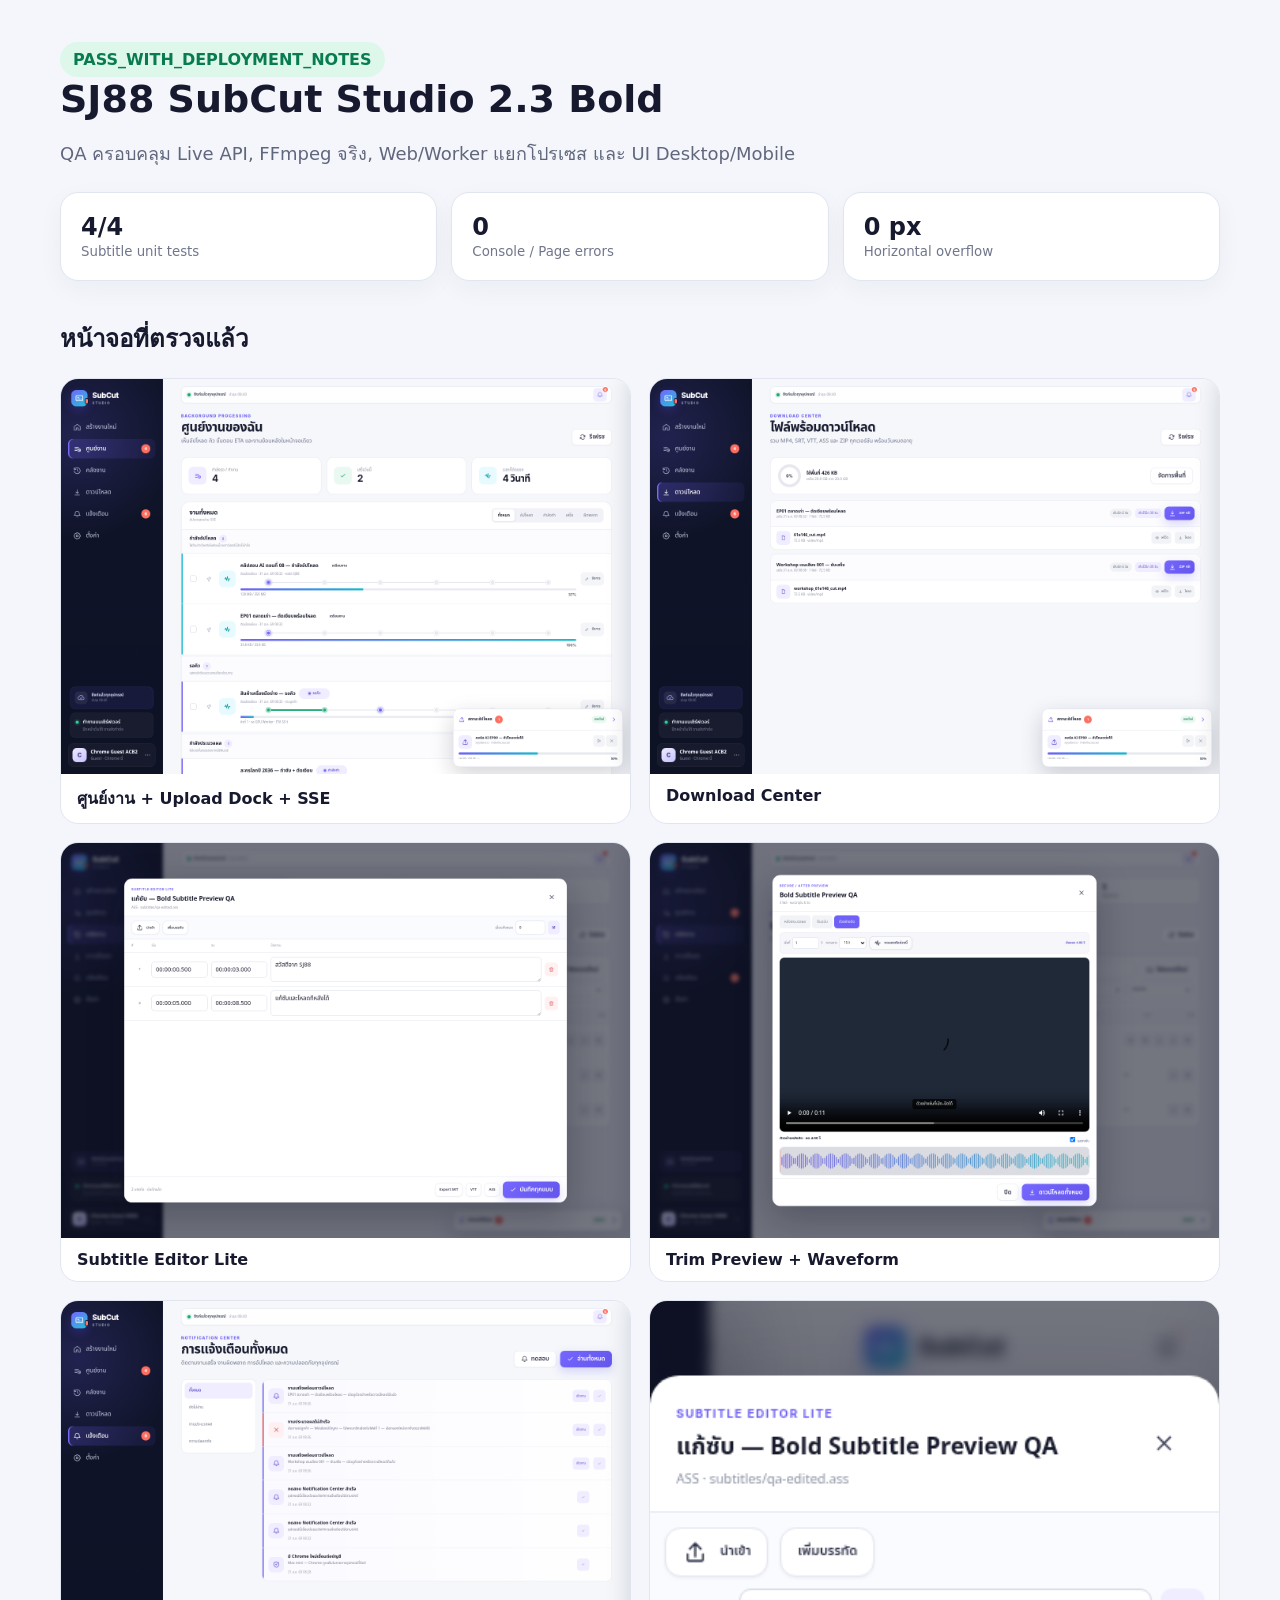
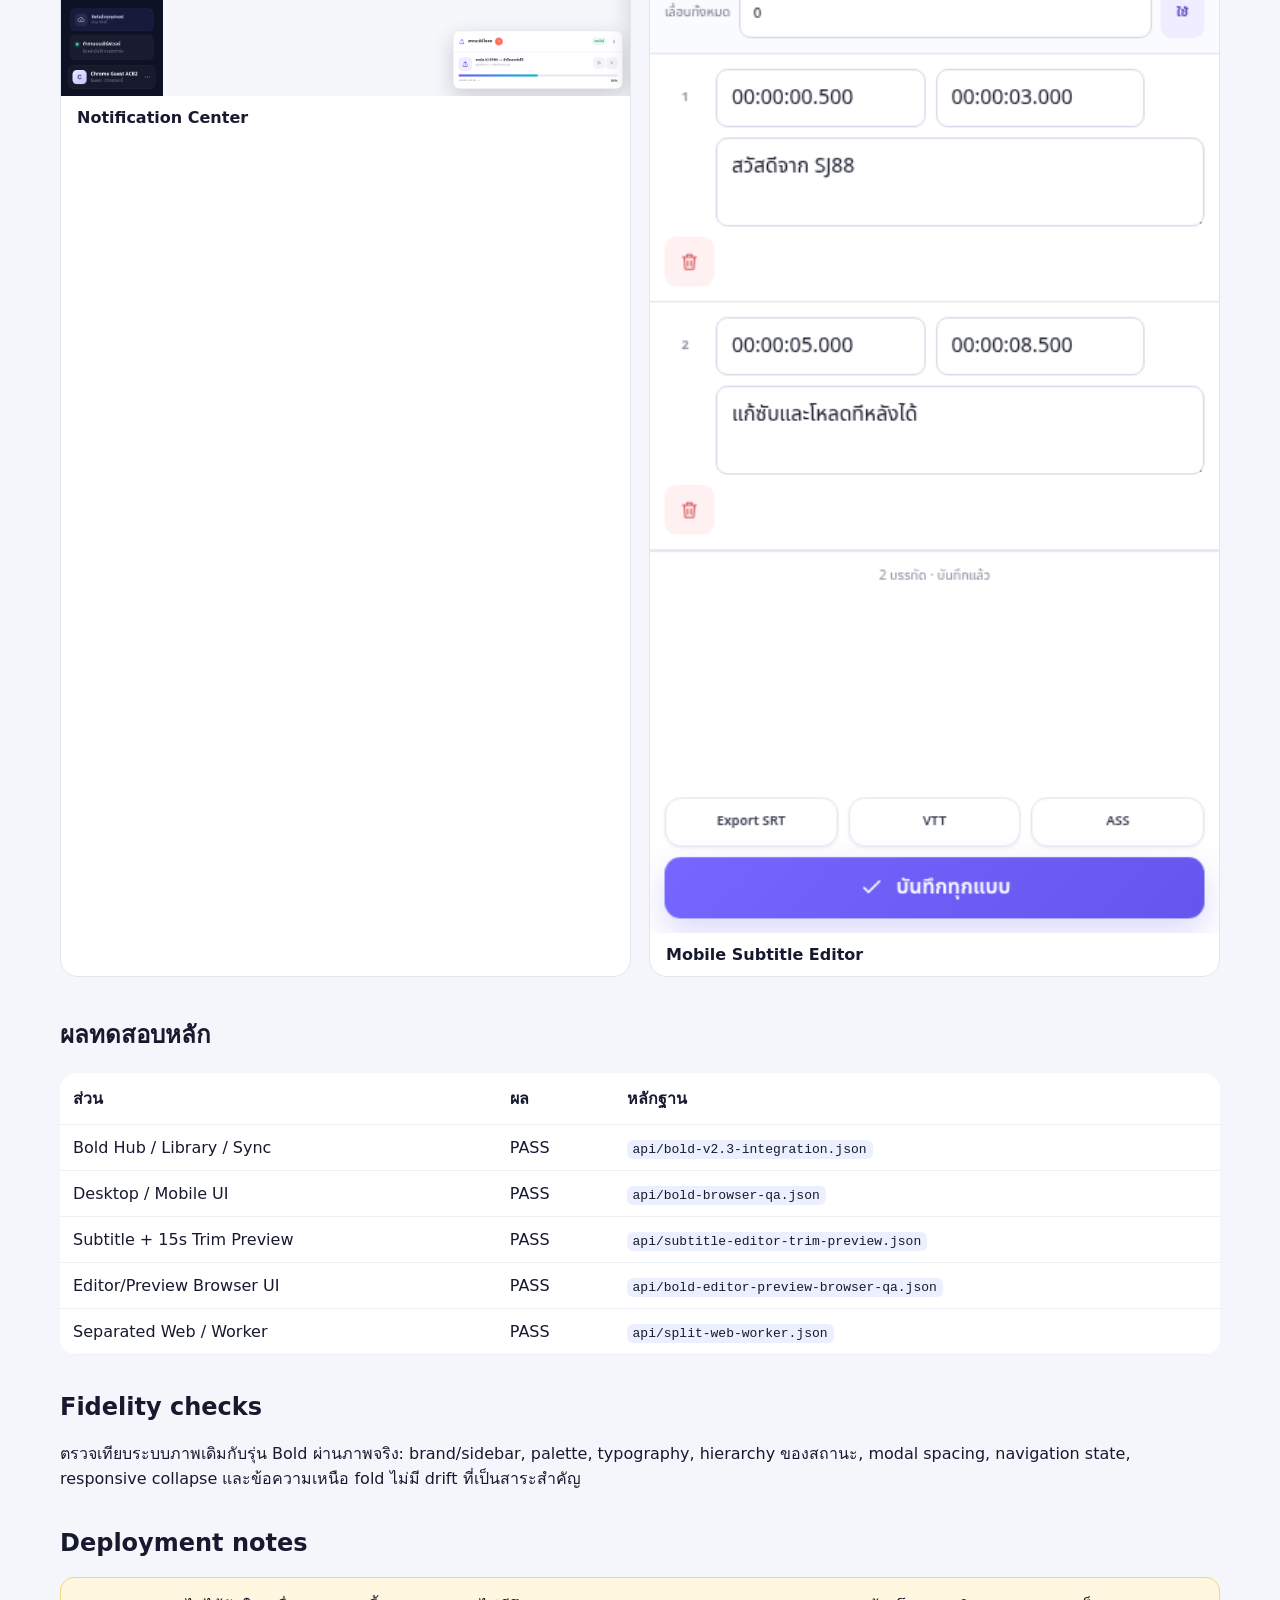
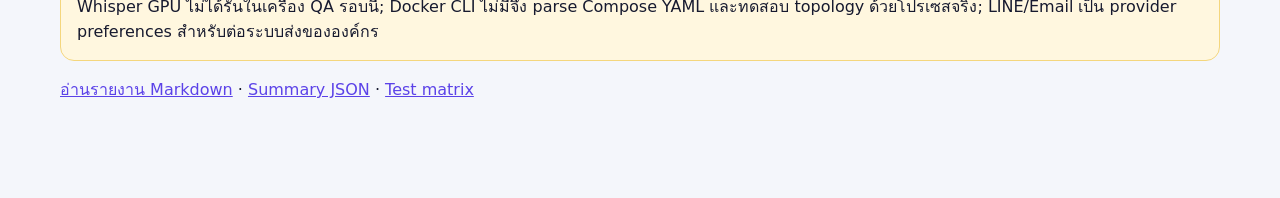
<file: qa/report.html>
<!doctype html><html lang="th"><head><meta charset="utf-8"><meta name="viewport" content="width=device-width,initial-scale=1"><title>SJ88 SubCut Studio 2.3 Bold — QA</title><style>
:root{font-family:Inter,"Noto Sans Thai",system-ui,sans-serif;color:#171a2f;background:#f4f6fb}body{margin:0}.wrap{max-width:1160px;margin:auto;padding:42px 24px 80px}h1{font-size:38px;margin:0 0 8px}h2{margin-top:38px}.lead{color:#60677d;font-size:18px}.pass{display:inline-block;padding:8px 13px;border-radius:999px;background:#ddf8eb;color:#087b51;font-weight:800}.grid{display:grid;grid-template-columns:repeat(3,1fr);gap:14px;margin:24px 0}.card{background:#fff;border:1px solid #e0e5f0;border-radius:18px;padding:20px;box-shadow:0 8px 26px #2027440b}.card b{font-size:24px;display:block}.card small{color:#70778c}.shots{display:grid;grid-template-columns:1fr 1fr;gap:18px}.shots figure{margin:0;background:#fff;border:1px solid #e0e5f0;border-radius:18px;overflow:hidden}.shots img{display:block;width:100%}.shots figcaption{padding:12px 16px;font-weight:700}table{width:100%;border-collapse:collapse;background:#fff;border-radius:16px;overflow:hidden}th,td{text-align:left;padding:13px;border-bottom:1px solid #edf0f6}code{background:#eceffd;padding:2px 6px;border-radius:6px}.note{background:#fff7df;border:1px solid #f4d67d;border-radius:14px;padding:16px}a{color:#5b42e8}@media(max-width:760px){.grid,.shots{grid-template-columns:1fr}h1{font-size:30px}}</style></head><body><main class="wrap">
<span class="pass">PASS_WITH_DEPLOYMENT_NOTES</span><h1>SJ88 SubCut Studio 2.3 Bold</h1><p class="lead">QA ครอบคลุม Live API, FFmpeg จริง, Web/Worker แยกโปรเซส และ UI Desktop/Mobile</p>
<section class="grid"><div class="card"><b>4/4</b><small>Subtitle unit tests</small></div><div class="card"><b>0</b><small>Console / Page errors</small></div><div class="card"><b>0 px</b><small>Horizontal overflow</small></div></section>
<h2>หน้าจอที่ตรวจแล้ว</h2><section class="shots">
<figure><img src="screenshots/bold-desktop-work-center-viewport.png"><figcaption>ศูนย์งาน + Upload Dock + SSE</figcaption></figure>
<figure><img src="screenshots/bold-desktop-download-center.png"><figcaption>Download Center</figcaption></figure>
<figure><img src="screenshots/bold-desktop-subtitle-editor.png"><figcaption>Subtitle Editor Lite</figcaption></figure>
<figure><img src="screenshots/bold-desktop-trim-preview.png"><figcaption>Trim Preview + Waveform</figcaption></figure>
<figure><img src="screenshots/bold-desktop-notifications.png"><figcaption>Notification Center</figcaption></figure>
<figure><img src="screenshots/bold-mobile-subtitle-editor.png"><figcaption>Mobile Subtitle Editor</figcaption></figure>
</section>
<h2>ผลทดสอบหลัก</h2><table><tr><th>ส่วน</th><th>ผล</th><th>หลักฐาน</th></tr>
<tr><td>Bold Hub / Library / Sync</td><td>PASS</td><td><code>api/bold-v2.3-integration.json</code></td></tr>
<tr><td>Desktop / Mobile UI</td><td>PASS</td><td><code>api/bold-browser-qa.json</code></td></tr>
<tr><td>Subtitle + 15s Trim Preview</td><td>PASS</td><td><code>api/subtitle-editor-trim-preview.json</code></td></tr>
<tr><td>Editor/Preview Browser UI</td><td>PASS</td><td><code>api/bold-editor-preview-browser-qa.json</code></td></tr>
<tr><td>Separated Web / Worker</td><td>PASS</td><td><code>api/split-web-worker.json</code></td></tr></table>
<h2>Fidelity checks</h2><p>ตรวจเทียบระบบภาพเดิมกับรุ่น Bold ผ่านภาพจริง: brand/sidebar, palette, typography, hierarchy ของสถานะ, modal spacing, navigation state, responsive collapse และข้อความเหนือ fold ไม่มี drift ที่เป็นสาระสำคัญ</p>
<h2>Deployment notes</h2><div class="note">Whisper GPU ไม่ได้รันในเครื่อง QA รอบนี้; Docker CLI ไม่มีจึง parse Compose YAML และทดสอบ topology ด้วยโปรเซสจริง; LINE/Email เป็น provider preferences สำหรับต่อระบบส่งขององค์กร</div>
<p><a href="report.md">อ่านรายงาน Markdown</a> · <a href="summary.json">Summary JSON</a> · <a href="test_matrix.json">Test matrix</a></p>
</main></body></html>
</file>
